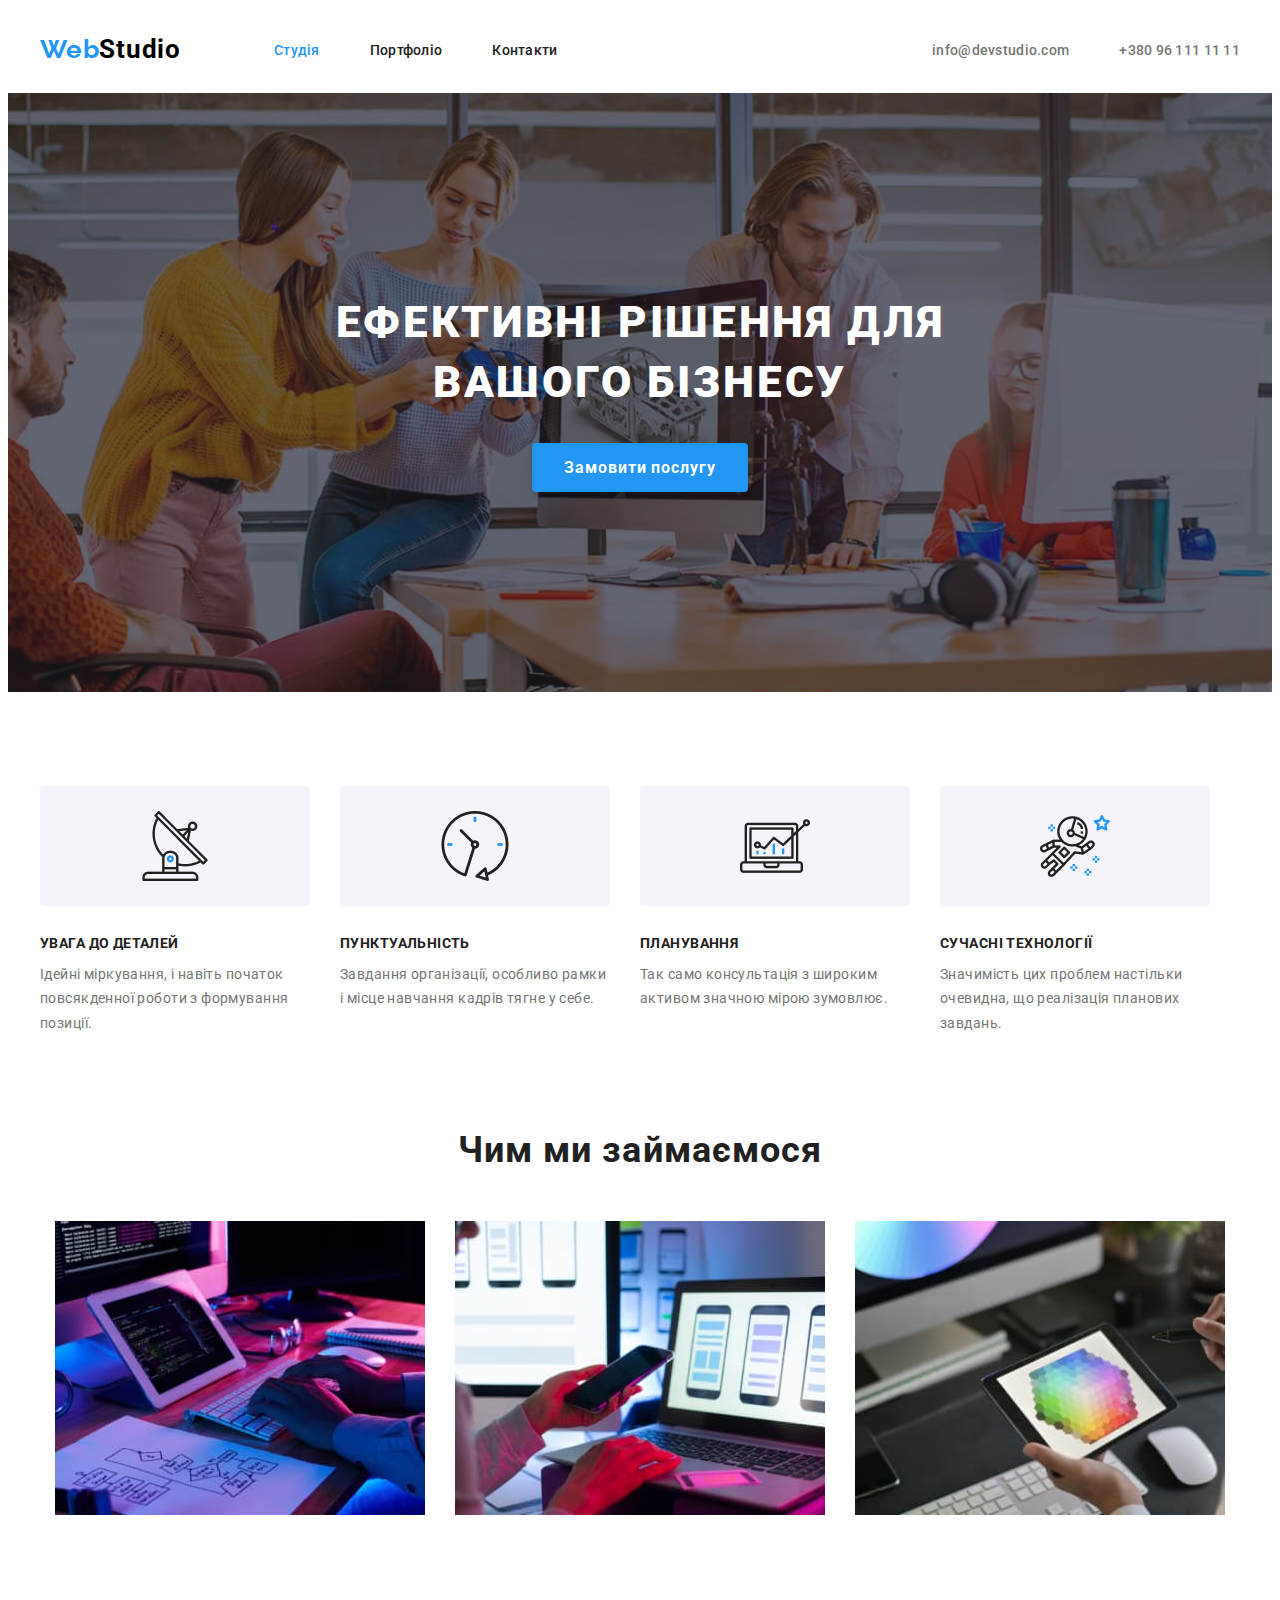
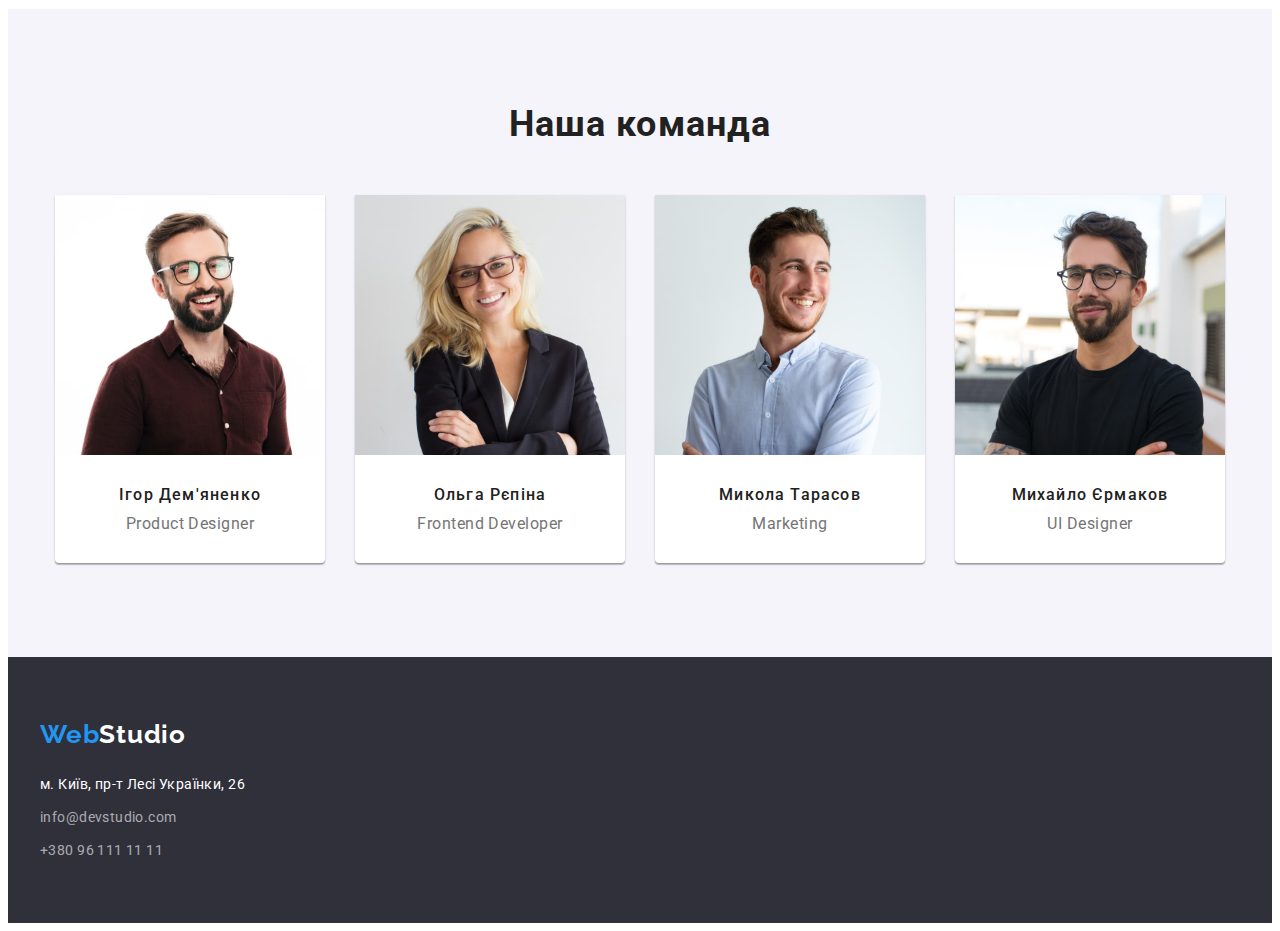
<file: index.html>
<!DOCTYPE html>
<html lang="en">
<head>
    <meta charset="UTF-8">
    <meta name="viewport" content="width=device-width, initial-scale=1.0">
    <title>Document</title>
    <link rel="preconnect" href="https://fonts.googleapis.com">
    <link rel="preconnect" href="https://fonts.gstatic.com" crossorigin>
    <link href="https://fonts.googleapis.com/css2?family=Raleway:ital,wght@0,100..900;1,100..900&family=Roboto:ital,wght@0,100;0,300;0,400;0,500;0,700;0,900;1,100;1,300;1,400;1,500;1,700;1,900&display=swap" rel="stylesheet">
    <link rel="stylesheet" href="https://cdnjs.cloudflare.com/ajax/libs/modern-normalize/2.0.0/modern-normalize.min.css" integrity="sha512-4xo8blKMVCiXpTaLzQSLSw3KFOVPWhm/TRtuPVc4WG6kUgjH6J03IBuG7JZPkcWMxJ5huwaBpOpnwYElP/m6wg==" crossorigin="anonymous" referrerpolicy="no-referrer" />
    <link rel="stylesheet" href="./css/style.css">
    </head>
<body>

    <header class="header">
        <div class="container">
        <a href="./index.html" class="header-logo"><span class="logo-color">Web</span>Studio</a>
        <nav class="header-nav">
            <ul class="nav-list">
                <li>
                    <a href="./index.html" class="nav-link active">Студія</a>
                </li>
                <li>
                    <a href="./pages/portfolio.html" class="nav-link">Портфоліо</a>
                </li>
                <li>
                    <a href="#" class="nav-link">Контакти</a>
                </li>
            </ul>
        </nav>
        <ul class="header-list">
            <li class="header-item"><a href="mailto:info@devstudio.com" class="header-link">info@devstudio.com</a></li>
            <li class="header-item"><a href="tel:+380961111111" class="header-link">+380 96 111 11 11</a></li>
        </ul>
        </div>
    </header>

    <main>

        <!-- секція герой -->
        <section class="hero">
            <div class="container">
                <h1 class="hero-title">Ефективні рішення для вашого бізнесу</h1>
                <button type="button" class="hero-button">Замовити послугу</button>
            </div>  
        </section>

        <!-- секція переваги -->
        <section class="skills">
            <div class="container">
            <ul class="skills-list">
                <li class="skills-item">
                    <h3 class="skill-title">УВАГА ДО ДЕТАЛЕЙ</h3>
                    <p class="skill-desc">Ідейні міркування, і навіть початок повсякденної роботи з формування позиції.</p>
                </li>
                <li class="skills-item">
                    <h3 class="skill-title">ПУНКТУАЛЬНІСТЬ</h3>
                    <p class="skill-desc">Завдання організації, особливо рамки і місце навчання кадрів тягне у себе.</p>
                </li>
                <li class="skills-item">
                    <h3 class="skill-title">ПЛАНУВАННЯ</h3>
                    <p class="skill-desc">Так само консультація з широким активом значною мірою зумовлює.</p>
                </li>
                <li class="skills-item">
                    <h3 class="skill-title">СУЧАСНІ ТЕХНОЛОГІЇ</h3>
                    <p class="skill-desc">Значимість цих проблем настільки очевидна, що реалізація планових завдань.</p>
                </li>
            </ul>
        </div>
        </section>

        <!-- секція чим ми займаємося -->
        <section class="work">
            <div class="container">
            <h2 class="work-title">Чим ми займаємося</h2>
            <ul class="work-list">
                <li class="work-item"><img src="./images/keybord_1.1.jpg" alt="photo1.1"></li>
                <li class="work-item"><img src="./images/phone_2.1.jpg" alt="photo2.1"></li>
                <li class="work-item"><img src="./images/palette_3.1.jpg" alt="photo3.1"></li>
            </ul>
        </div>
        </section>

        <!-- секція команда -->
        <section class="team">
            <div class="container">
            <h2 class="team-title">Наша команда</h2>
            <ul class="team-list">
                <li class="team-item">
                    <img src="./images/product_designer1.2.jpg" alt="photo1.2" class="team-image">
                    <div class="box">
                        <h3 class="team-name">Ігор Дем'яненко</h3>
                        <p class="team-desc">Product Designer</p>
                    </div>
                </li>
                <li class="team-item">
                    <img src="./images/frontend_developer2.2.jpg" alt="photo2.2"  class="team-image">
                    <div class="box">
                        <h3 class="team-name">Ольга Рєпіна</h3>
                        <p class="team-desc">Frontend Developer</p>
                    </div>
                </li>
                <li class="team-item">
                    <img src="./images/marketing_3.2.jpg" alt="photo3.2"  class="team-image">
                    <div class="box">
                        <h3 class="team-name">Микола Тарасов</h3>
                        <p class="team-desc">Marketing</p>
                    </div>
                </li>
                <li class="team-item">
                    <img src="./images/ui_designer4.2.jpg" alt="photo4.2"  class="team-image">
                    <div class="box">
                        <h3 class="team-name">Михайло Єрмаков</h3>
                        <p class="team-desc">UI Designer</p>
                    </div>
                </li>
            </ul>
        </div>
        </section>
    </main>
    
    <!-- footer -->
    <footer class="footer">
        <div class="container">
        <a href="./index.html" class="footer-logo"><span class="logo-color">Web</span>Studio</a>
        <address class="footer-address">
            <a href="https://www.google.com/maps/dir/бульвар+Лесі+Українки,+26,+Київ,+02000/бульвар+Лесі+Українки,+26,+Київ,+02000/@50.4236,30.5407439,16z/data=!4m13!4m12!1m5!1m1!1s0x40d4cf0e033ecbe9:0x57a4dffefec77da0!2m2!1d30.5383858!2d50.4265807!1m5!1m1!1s0x40d4cf0e033ecbe9:0x57a4dffefec77da0!2m2!1d30.5383858!2d50.4265807?hl=uk-UK&entry=ttu" target="_blank" class="address-link">м. Київ, пр-т Лесі Українки, 26</a>
            <ul class="footer-list">
                <li class="footer-item"><a href="mailto:info@devstudio.com" class="footer-link">info@devstudio.com</a></li>
                <li class="footer-item"><a href="tel:+380961111111" class="footer-link">+380 96 111 11 11</a></li>
            </ul>
        </address>
    </div>
    </footer>
</body>
</html>
</file>
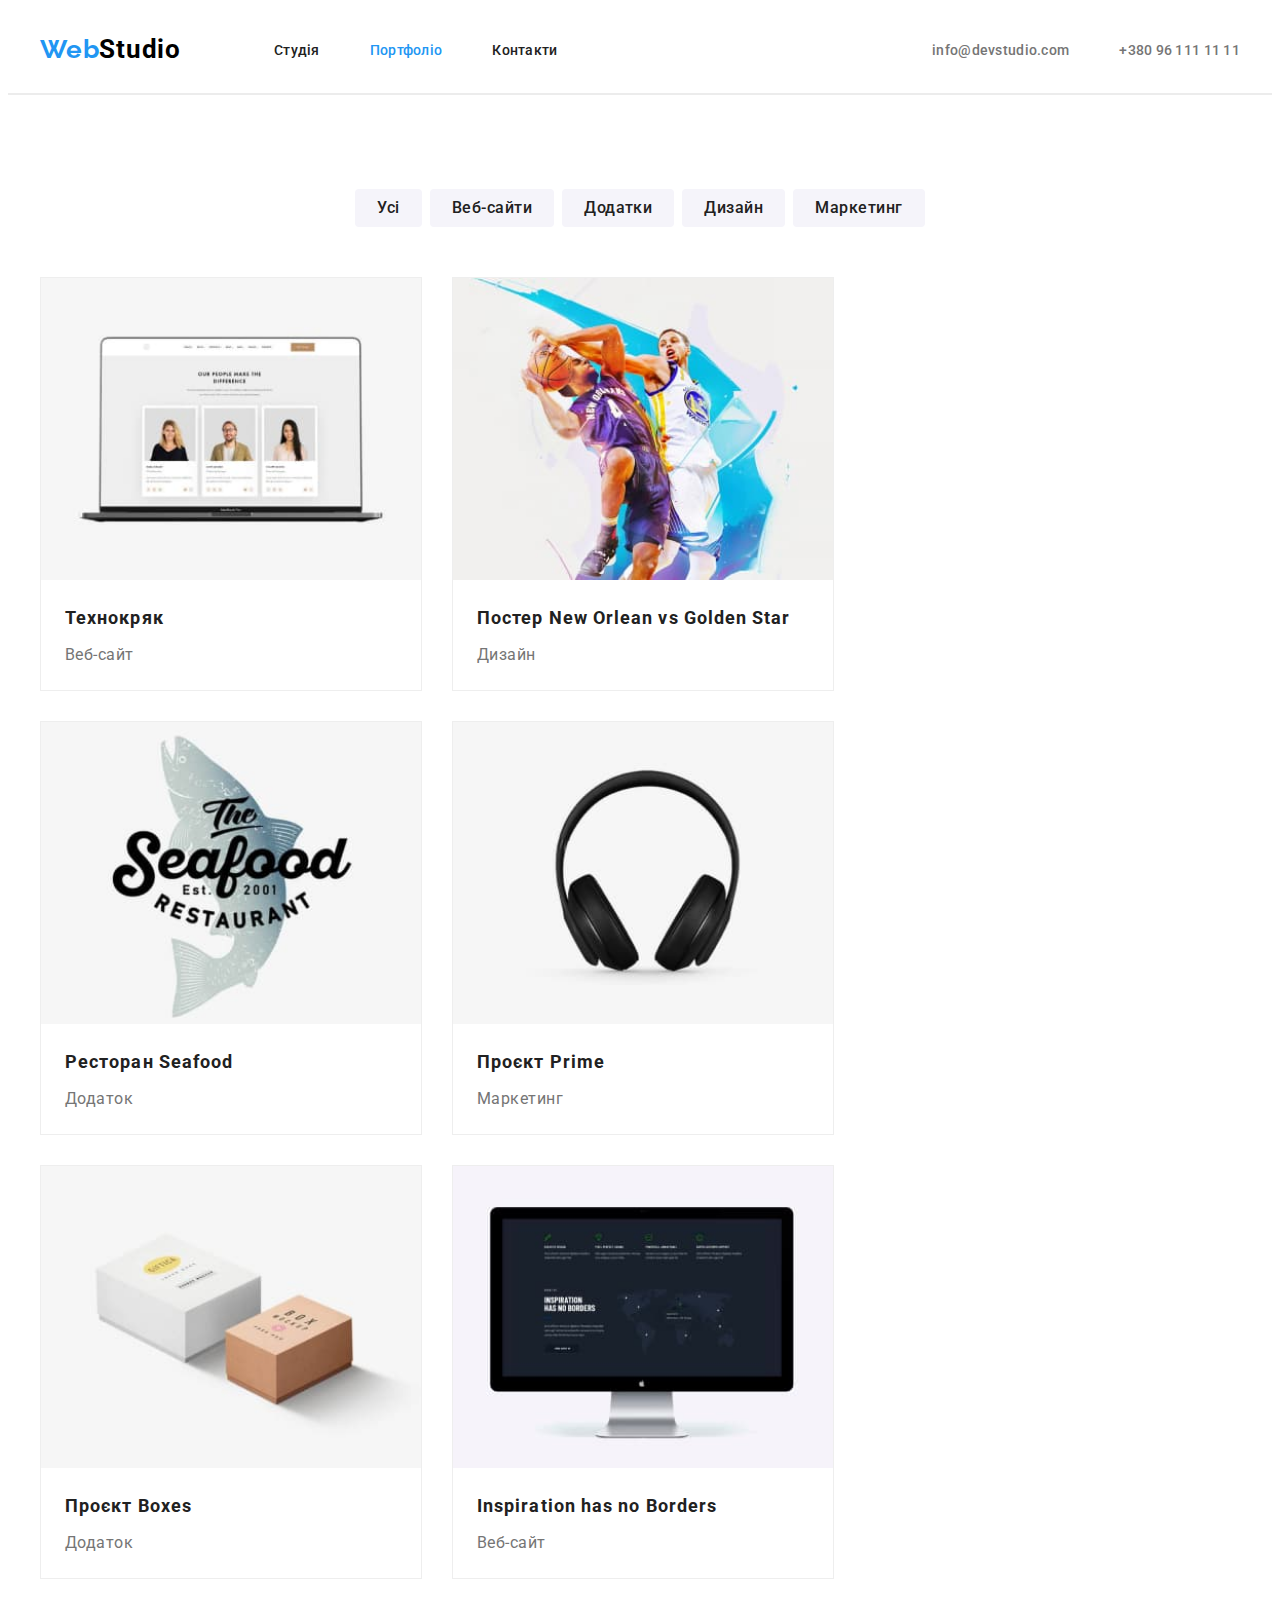
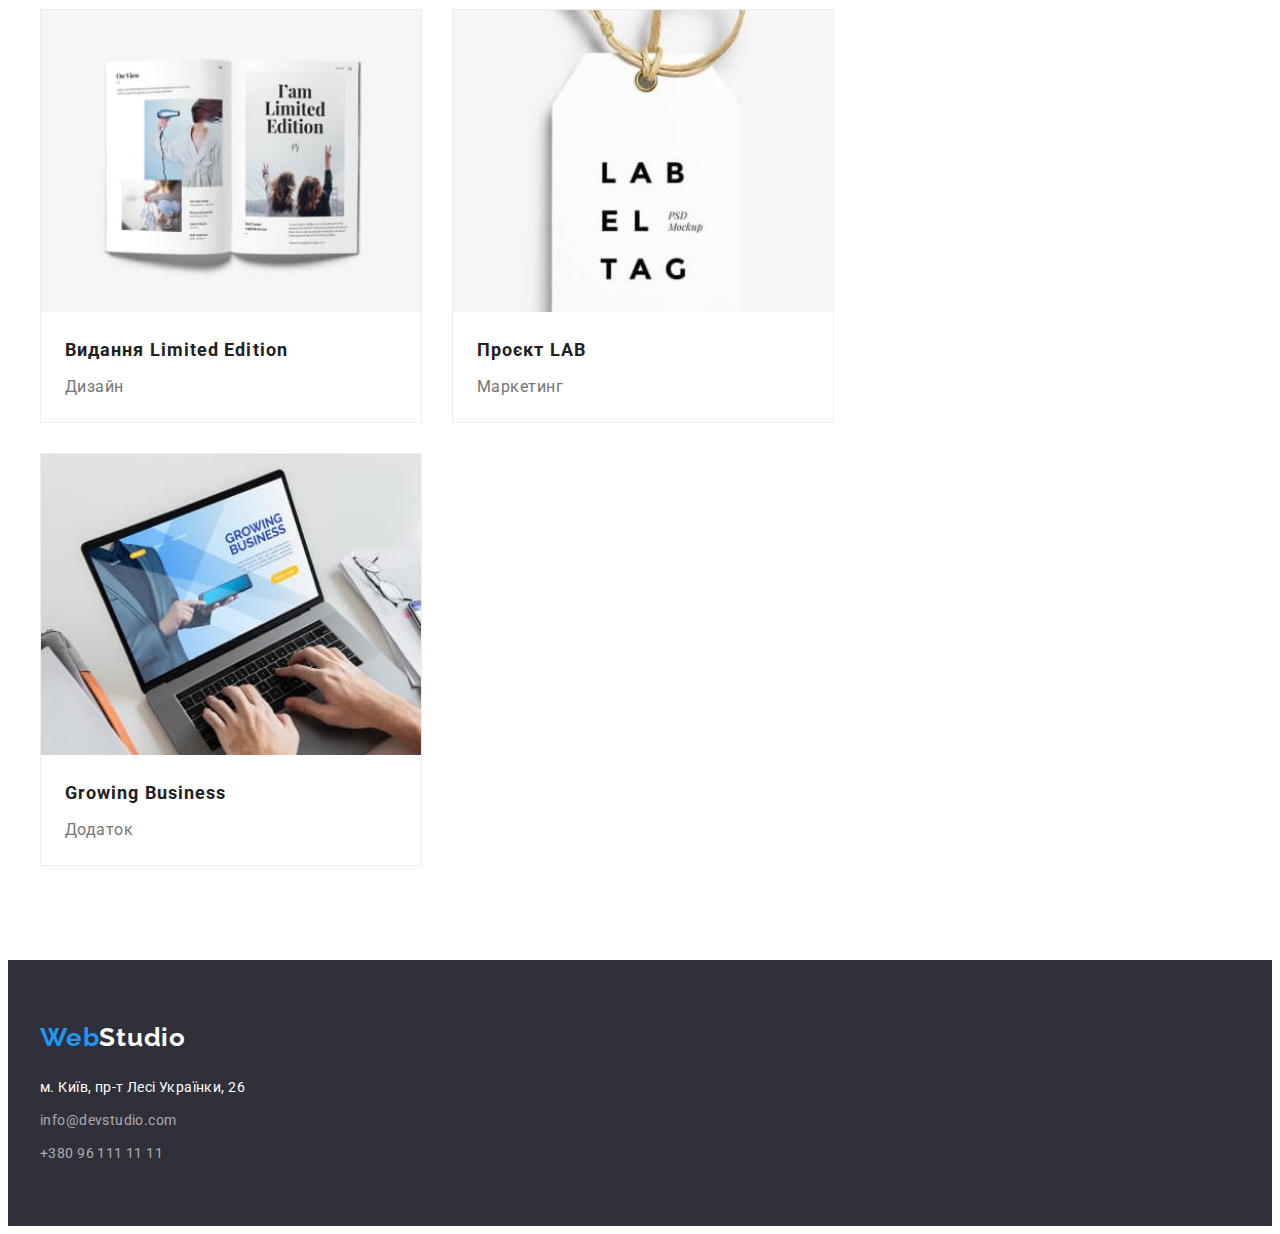
<file: pages/portfolio.html>
<!DOCTYPE html>
<html lang="en">
<head>
    <meta charset="UTF-8">
    <meta name="viewport" content="width=device-width, initial-scale=1.0">
    <title>Document</title>
    <link rel="preconnect" href="https://fonts.googleapis.com">
    <link rel="preconnect" href="https://fonts.gstatic.com" crossorigin>
    <link href="https://fonts.googleapis.com/css2?family=Raleway:ital,wght@0,100..900;1,100..900&family=Roboto:ital,wght@0,100;0,300;0,400;0,500;0,700;0,900;1,100;1,300;1,400;1,500;1,700;1,900&display=swap" rel="stylesheet">
    <link rel="stylesheet" href="https://cdnjs.cloudflare.com/ajax/libs/modern-normalize/2.0.0/modern-normalize.min.css" integrity="sha512-4xo8blKMVCiXpTaLzQSLSw3KFOVPWhm/TRtuPVc4WG6kUgjH6J03IBuG7JZPkcWMxJ5huwaBpOpnwYElP/m6wg==" crossorigin="anonymous" referrerpolicy="no-referrer" />
    <link rel="stylesheet" href="../css/portfolio.css">
</head>
<body>
    <header class="header">
        <div class="container">
        <a href="../index.html" class="header-logo"><span class="logo-color">Web</span>Studio</a>
        <nav class="header-nav">
            <ul class="nav-list">
                <li>
                    <a href="../index.html" class="nav-link">Студія</a>
                </li>
                <li>
                    <a href="../pages/portfolio.html" class="nav-link active">Портфоліо</a>
                </li>
                <li>
                    <a href="#" class="nav-link">Контакти</a>
                </li>
            </ul>
        </nav>
        <ul class="header-list">
            <li class="header-item"><a href="mailto:info@devstudio.com" class="header-link">info@devstudio.com</a></li>
            <li class="header-item"><a href="tel:+380961111111" class="header-link">+380 96 111 11 11</a></li>
        </ul>
    </div>
    </header>

    <main>
        <!-- секція картки -->
        <section class="example">
            <div class="container">
            <ul class="button-list">
                <li><button type="button" class="button-item">Усі</button></li>
                <li><button type="button" class="button-item">Веб-сайти</button></li>
                <li><button type="button" class="button-item">Додатки</button></li>
                <li><button type="button" class="button-item">Дизайн</button></li>
                <li><button type="button" class="button-item">Маркетинг</button></li>
            </ul>
            <ul class="example-list">
                <li class="example-item">
                    <img src="../images/laptop1.1.jpg" alt="laptop" class="example-img">
                    <div class="box">
                        <h2 class="example-title">Технокряк</h2>
                        <p class="example-desc">Веб-сайт</p>
                    </div>
                </li>
                <li class="example-item">
                    <img src="../images/poster2.1.jpg" alt="poster" class="example-img">
                    <div class="box">
                        <h2 class="example-title">Постер New Orlean vs Golden Star</h2>
                        <p class="example-desc">Дизайн</p>
                    </div>
                </li>
                <li class="example-item">
                    <img src="../images/logo3.1.jpg" alt="logo"  class="example-img">
                    <div class="box">
                        <h2 class="example-title">Ресторан Seafood</h2>
                        <p class="example-desc">Додаток</p>
                    </div>
                </li>
                <li class="example-item">
                    <img src="../images/headphones4.1.jpg" alt="headphones" class="example-img">
                    <div class="box">
                        <h2 class="example-title">Проєкт Prime</h2>
                        <p class="example-desc">Маркетинг</p>
                    </div>
                </li>
                <li class="example-item">
                    <img src="../images/boxes5.1.jpg" alt="boxes" class="example-img">
                    <div class="box">
                        <h2 class="example-title">Проєкт Boxes</h2>
                        <p class="example-desc">Додаток</p>
                    </div>
                </li>
                <li class="example-item">
                    <img src="../images/computer6.1.jpg" alt="computer" class="example-img">
                    <div class="box">
                        <h2 class="example-title">Inspiration has no Borders</h2>
                        <p class="example-desc">Веб-сайт</p>
                    </div>
                </li>
                <li class="example-item">
                    <img src="../images/magazines7.1.jpg" alt="magazine" class="example-img">
                    <div class="box">
                        <h2 class="example-title">Видання Limited Edition</h2>
                        <p class="example-desc">Дизайн</p>
                    </div>
                </li>
                <li class="example-item">
                    <img src="../images/tag8.1.jpg" alt="tag" class="example-img">
                    <div class="box">
                        <h2 class="example-title">Проєкт LAB</h2>
                        <p class="example-desc">Маркетинг</p>
                    </div>
                </li>
                <li class="example-item">
                    <img src="../images/laptop9.1.jpg" alt="laptop" class="example-img">
                    <div class="box">
                        <h2 class="example-title">Growing Business</h2>
                        <p class="example-desc">Додаток</p>
                    </div>
                </li>
            </ul>
            </div>
        </section>
    </main>
    
    <footer class="footer">
        <div class="container">
        <a href="../index.html" class="footer-logo"><span class="logo-color">Web</span>Studio</a>
        <address class="footer-address">
            <a href="https://www.google.com/maps/dir/бульвар+Лесі+Українки,+26,+Київ,+02000/бульвар+Лесі+Українки,+26,+Київ,+02000/@50.4236,30.5407439,16z/data=!4m13!4m12!1m5!1m1!1s0x40d4cf0e033ecbe9:0x57a4dffefec77da0!2m2!1d30.5383858!2d50.4265807!1m5!1m1!1s0x40d4cf0e033ecbe9:0x57a4dffefec77da0!2m2!1d30.5383858!2d50.4265807?hl=uk-UK&entry=ttu" target="_blank" class="address-link">м. Київ, пр-т Лесі Українки, 26</a>
            <ul class="footer-list">
                <li class="footer-item"><a href="mailto:info@devstudio.com" class="footer-link">info@devstudio.com</a></li>
                <li class="footer-item"><a href="tel:+380961111111" class="footer-link">+380 96 111 11 11</a></li>
            </ul>
        </address>
        </div>
    </footer>
</body>
</html>
</file>
<file: css/style.css>
:root {
--accent-color: #2196F3;
--logo-color: #000000;
--text-color: #212121;
--additional-text: #757575;
--backgroud-color: #FFFFFF;
--backgroud-team: #F5F4FA;
--backgroud-footer: #2F303A;
--card-stroke: #EEEEEE;
--footer-number: rgba(255, 255, 255, 0.60);
}

/* font-family: "Roboto", sans-serif;
font-family: "Raleway", sans-serif; */

h1, h2, h3, p {
    margin: 0;
    padding: 0;
    text-decoration: none;
}

a {
    text-decoration: none;
}

ul {
    margin: 0;
    padding: 0;
    list-style: none;
}

img{
    display: block;
}

.box {
    margin: 0%;
    padding: 0%;
}

.container {
    /* outline: solid red; */
    width: 1200px;
    margin: 0 auto;
    padding-left: 15px;
    padding-right: 15px;
}

/* header */

.header {
    padding-top: 24px;
    padding-bottom: 25px;
}

.header> .container {
    display: flex;
    align-items: center;
}

.logo-color {
color: var(--accent-color);
font-family: "Raleway", sans-serif;
font-size: 26px;
font-weight: 700;
line-height: 1.38;
letter-spacing: 0.78px;
}

.header-logo {
color: var(--logo-color);
font-family: "Roboto", sans-serif;
font-size: 26px;
font-weight: 700;
line-height: 1.38;
letter-spacing: 0.78px;
margin-right: 93px;
}

.nav-list {
    display: flex;
    gap: 50px;
}

.nav-link {
color: var(--text-color);
font-family: "Roboto", sans-serif;
font-size: 14px;
font-weight: 500;
line-height: 1.14;
letter-spacing: 0.28px;
}

.active {
    color: var(--accent-color);
}

.nav-link:hover {
color: var(--accent-color);
font-family: "Roboto", sans-serif;
font-size: 14px;
font-weight: 500;
line-height: 1.14;
letter-spacing: 0.28px;
}

.header-link {
color: var(--additional-text);
font-family: "Roboto", sans-serif;
font-size: 14px;
font-weight: 500;
line-height: 1.14;
letter-spacing: 0.28px;
} 

.header-link:hover {
color: var(--accent-color);
font-family: "Roboto", sans-serif;
font-size: 14px;
font-weight: 500;
line-height: 1.14;
letter-spacing: 0.28px;
} 

.header-list {
    display: flex;
    justify-content: space-between;
    gap: 50px;
    margin-left: auto;
}

/* секція герой */
.hero {
    background-image: linear-gradient(rgba(47, 48, 58, 0.40), rgba(47, 48, 58, 0.40)), url(../images/backgroung_hero.jpg);
    background-repeat: no-repeat;
    background-position: center;
    background-size: cover;
    padding-top: 200px;
    padding-bottom: 200px;
}

.hero> .container {
    display: flex;
    align-items: center;
    flex-direction: column;
}

.hero-title {
color: var(--backgroud-color);
font-family: "Roboto", sans-serif;
font-size: 44px;
font-weight: 900;
line-height: 1.36; 
letter-spacing: 2.64px;
text-transform: uppercase;
text-align: center;
/* display: flex;
justify-content: center; */
width: 696px;
margin-bottom: 30px;
}

.hero-button {
color: var(--backgroud-color);
background-color: var(--accent-color);
padding-top: 10px;
padding-right: 32px;
padding-bottom: 10px;
padding-left: 32px;
font-family: "Roboto", sans-serif;
font-size: 16px;
font-weight: 700;
line-height: 1.87;
letter-spacing: 0.96px;
border-radius: 4px;
/* display: flex;
justify-content: center; */
text-align: center;
border: transparent;
box-shadow: 0px 4px 4px 0px rgba(0, 0, 0, 0.15);
}

/* секція переваги */
.skills {
    padding-top: 94px;
}

.skills-list {
    display: flex;
    gap: 30px;
}

.skills-item::before {
    content: "";
    width: 270px;
    height: 120px;
    background-color: var(--backgroud-team);
    border-radius: 4px;
    display: block;
    margin-bottom: 30px;
    background-image: url(../images/antenna.png);
    background-repeat: no-repeat;
    background-position: center;
}

.skills-item:nth-child(2)::before {
    background-image: url(../images/clock.png);
}

.skills-item:nth-child(3)::before {
    background-image: url(../images/diagram.png);
}

.skills-item:nth-child(4)::before {
    background-image: url(../images/astronaut.png);
}

.skill-title {
color: var(--text-color);
font-family: "Roboto", sans-serif;
font-size: 14px;
font-weight: 700;
line-height: 1.14;
letter-spacing: 0.42px;
text-transform: uppercase;
margin-bottom: 10px;
}

.skill-desc {
color: var(--additional-text);
font-family: "Roboto", sans-serif;
font-size: 14px;
font-weight: 400;
line-height: 1.72;
letter-spacing: 0.42px;
width: 270px;
}

/* секція чим ми займаємось */
.work{
    padding-top: 94px;
    padding-bottom: 94px;
}

.work> .container {
    display: flex;
    justify-content: center;
    align-items: center;
    flex-direction: column;
}

.work-title {
color: var(--text-color);
font-family: "Roboto", sans-serif;
font-size: 36px;
font-weight: 700;
line-height: 1.17;
letter-spacing: 1.08px;
text-align: center;
margin-bottom: 50px;
}

.work-list {
    display: flex;
    gap: 30px;
}

.work-item {
    width: 370px;
}

/* секція команда */

.team {
    background-color: var(--backgroud-team);
    padding-top: 94px;
    padding-bottom: 94px;
}

.team> .container {
    display: flex;
    align-items: center;
    flex-direction: column;
}

.team-list {
    display: flex;
    flex-wrap: nowrap;
    gap: 30px;
}

.team-item {
    background-color: var(--backgroud-color);
    height: 368px;
    display: flex;
    justify-content: center;
    flex-direction: column;
    box-shadow: 0px 1px 3px 0px rgba(0, 0, 0, 0.12), 0px 1px 1px 0px rgba(0, 0, 0, 0.14), 0px 2px 1px 0px rgba(0, 0, 0, 0.20);
    border-radius: 0px 0px 4px 4px;

}

.team-title {
color: var(--text-color);
font-family: "Roboto", sans-serif;
font-size: 36px;
font-weight: 700;
line-height: 1.17;
letter-spacing: 1.08px; 
margin-bottom: 50px;
}

.team-image {
    width: 270px;
    display: flex;
    justify-content: center;
}

.team-item> .box {
    padding-top: 30px;
    padding-bottom: 30px;
}

.team-name {
color: var(--text-color);
font-family: "Roboto", sans-serif;
font-size: 16px;
font-weight: 500;
line-height: normal;
letter-spacing: 1.19px;
text-align: center;
white-space: nowrap;
margin-bottom: 10px;
}

.team-desc {
color: var(--additional-text);
font-family: "Roboto", sans-serif;
font-size: 16px;
font-weight: 400;
line-height: 1.19;
letter-spacing: 0.48px;
text-align: center;
white-space: nowrap;
}

/* footer */
.footer {
    background-color: var(--backgroud-footer);
    padding-top: 60px;
    padding-bottom: 60px;
}

.footer-logo {
    color: var(--backgroud-color);
    font-family: "Raleway", sans-serif;
    font-size: 26px;
    font-weight: 700;
    line-height: 1.38;
    letter-spacing: 0.78px;
    }

.footer> .container {
    display: flex;
    flex-direction: column;
    align-items: flex-start;
}

.footer-address {
    margin-top: 20px;
    font-style: normal;
}

.address-link {
    color: var(--backgroud-color);
    font-family: "Roboto", sans-serif;
    font-size: 14px;
    font-weight: 400;
    line-height: 1.71; 
    letter-spacing: 0.42px;
}

.footer-item {
    margin-top: 9px;
}

.footer-link {
    color: var(--footer-number);
    font-family: "Roboto", sans-serif;
    font-size: 14px;
    font-weight: 400;
    line-height: 1.71; 
    letter-spacing: 0.42px;
}
</file>
<file: css/portfolio.css>
:root{
    --accent-color: #2196F3;
    --logo-color: #000000;
    --text-color: #212121;
    --additional-text: #757575;
    --backgroud-color: #FFFFFF;
    --backgroud-team: #F5F4FA;
    --backgroud-footer: #2F303A;
    --card-stroke: #EEEEEE;
    --footer-number: rgba(255, 255, 255, 0.60);
    --outline: #ECECEC;
}

/* font-family: "Roboto", sans-serif;
font-family: "Raleway", sans-serif; */


h1, h2, h3, p {
    margin: 0;
    padding: 0;
    text-decoration: none;
}

a {
    text-decoration: none;
}

ul {
    margin: 0;
    padding: 0;
    list-style: none;
}

img{
    display: block;
}

.box {
    margin: 0%;
    padding: 0%;
}

.container {
    /* outline: solid red; */
    width: 1200px;
    margin: 0 auto;
    padding-left: 15px;
    padding-right: 15px;
}

/* header */
.header {
    padding-top: 24px;
    padding-bottom: 25px;
    border-bottom: 2px solid var(--outline);
}

.header> .container {
    display: flex;
    align-items: center;
    /* outline: var(--outline); */
}

.logo-color {
color: var(--accent-color);
font-family: "Raleway", sans-serif;
font-size: 26px;
font-weight: 700;
line-height: 1.38;
letter-spacing: 0.78px;
/* margin-left: 93px; */
}

.header-logo {
color: var(--logo-color);
font-family: "Roboto", sans-serif;
font-size: 26px;
font-weight: 700;
line-height: 1.38;
letter-spacing: 0.78px;
margin-right: 93px;
}

.nav-list {
    display: flex;
    justify-content: center;
    gap: 50px;
}

.nav-link {
color: var(--text-color);
font-family: "Roboto", sans-serif;
font-size: 14px;
font-weight: 500;
line-height: 1.14;
letter-spacing: 0.28px;
}

.active {
    color: var(--accent-color);
}

.nav-link:hover {
color: var(--accent-color);
font-family: "Roboto", sans-serif;
font-size: 14px;
font-weight: 500;
line-height: 1.14;
letter-spacing: 0.28px;
}

.header-list {
    display: flex;
    justify-content: center;
    gap: 50px;
    margin-left: auto;
}

.header-link {
color: var(--additional-text);
font-family: "Roboto", sans-serif;
font-size: 14px;
font-weight: 500;
line-height: 1.14;
letter-spacing: 0.28px;
} 

.header-link:hover {
color: var(--accent-color);
font-family: "Roboto", sans-serif;
font-size: 14px;
font-weight: 500;
line-height: 1.14;
letter-spacing: 0.28px;
} 

/* body */
.example {
    padding-top: 94px;
    padding-bottom: 94px;
}

.button-list {
    display: flex;
    justify-content: center;
    gap: 8px;
    margin-bottom: 50px;
}

.button-item {
color: var(--text-color);
background-color: var(--backgroud-team);
padding-top: 6px;
padding-right: 22px;
padding-bottom: 6px;
padding-left: 22px;
border: transparent;
font-family: "Roboto", sans-serif;
font-size: 16px;
font-weight: 500;
line-height: 1.625;
letter-spacing: 0.48px;
border-radius: 4px;
}

.button-item:hover {
color: var(--backgroud-color);
background-color: var(--accent-color);
font-family: "Roboto", sans-serif;
font-size: 16px;
font-weight: 500;
line-height: 1.625;
letter-spacing: 0.48px;
box-shadow: 0px 3px 1px 0px rgba(0, 0, 0, 0.10), 0px 1px 2px 0px rgba(0, 0, 0, 0.08), 0px 2px 2px 0px rgba(0, 0, 0, 0.12);

}

.example-list {
    display: flex;
    flex-wrap: wrap;
    gap: 30px;
}

.example-item {
    background-color: var(--backgroud-color);
    flex-basis: calc((100% - 60px) / 3);
    border: 1px solid #EEE;
}

.example-item:hover {
    box-shadow: 0px 1px 1px 0px rgba(0, 0, 0, 0.12), 0px 4px 4px 0px rgba(0, 0, 0, 0.06), 1px 4px 6px 0px rgba(0, 0, 0, 0.16);
}

.example-img {
    width: 100%;
}

.example-item> .box {
    padding-top: 20px;
    padding-bottom: 20px;
    padding-left: 24px;
    padding-right: 24px;
}

.example-title {
color: var(--text-color);
font-family: "Roboto", sans-serif;
font-size: 18px;
font-weight: 700;
line-height: 2;
letter-spacing: 1.08px;
margin-bottom: 4px;
/* width: 322px; */
}

.example-desc {
color: var(--additional-text);
font-family: "Roboto", sans-serif;
font-size: 16px;
font-weight: 400;
line-height: 1.875;
letter-spacing: 0.48px;
}

.footer {
    background-color: var(--backgroud-footer);
    padding-top: 60px;
    padding-bottom: 60px;
}

.footer-logo {
    color: var(--backgroud-color);
    font-family: "Raleway", sans-serif;
    font-size: 26px;
    font-weight: 700;
    line-height: 1.38;
    letter-spacing: 0.78px;
    }

.footer> .container {
    display: flex;
    flex-direction: column;
    align-items: flex-start;
}

.footer-address {
    margin-top: 20px;
    font-style: normal;
}

.address-link {
    color: var(--backgroud-color);
    font-family: "Roboto", sans-serif;
    font-size: 14px;
    font-weight: 400;
    line-height: 1.71; 
    letter-spacing: 0.42px;
}

.footer-item {
    margin-top: 9px;
}

.footer-link {
    color: var(--footer-number);
    font-family: "Roboto", sans-serif;
    font-size: 14px;
    font-weight: 400;
    line-height: 1.71; 
    letter-spacing: 0.42px;
}
</file>
